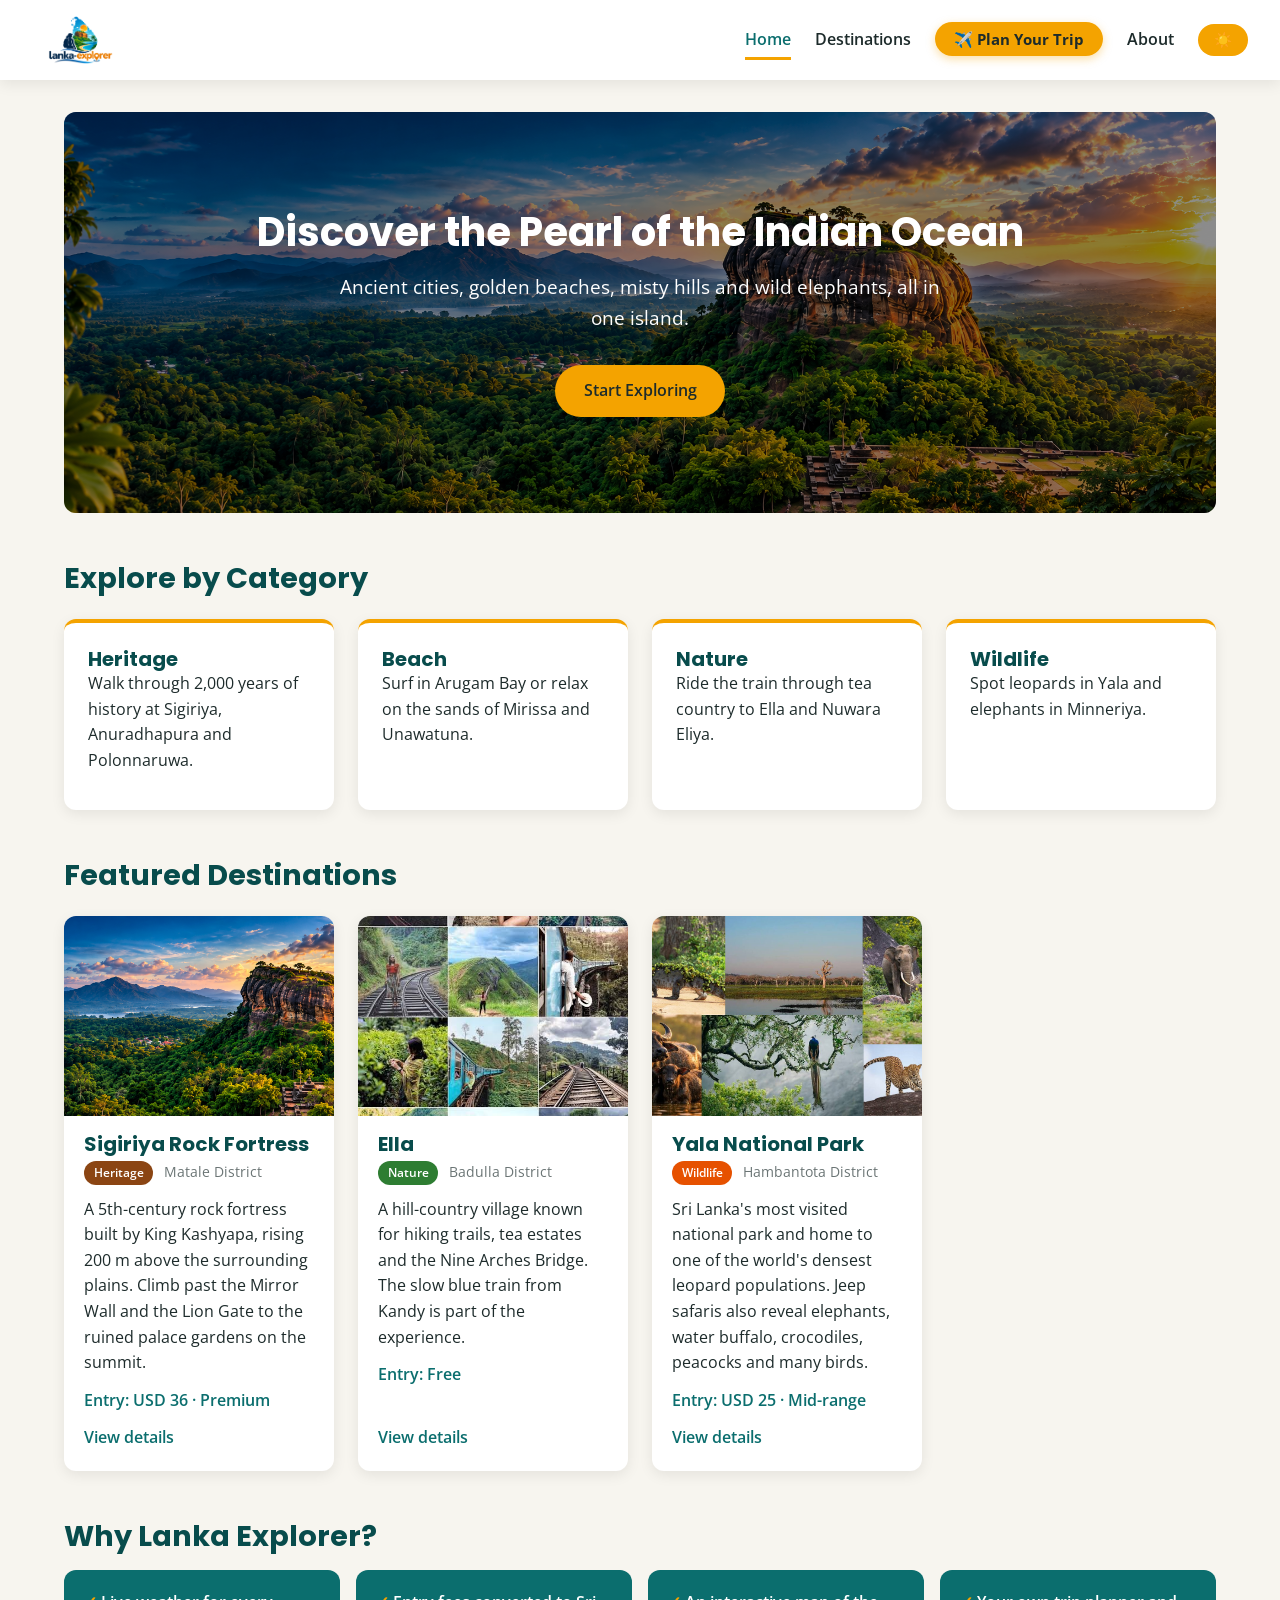
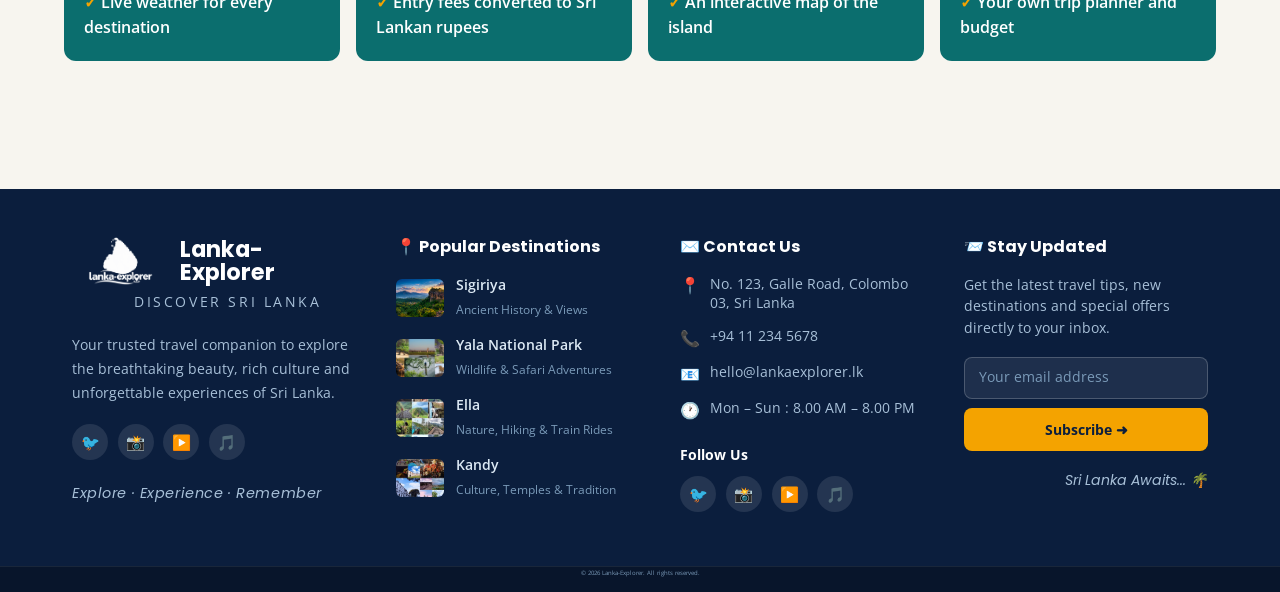
<file: index.html>
<!DOCTYPE html>
<html lang="en">
<head>
  <meta charset="UTF-8">
  <meta name="viewport" content="width=device-width, initial-scale=1.0">
  <meta name="description" content="Lanka Explorer helps travellers discover and plan trips around Sri Lanka.">
  <title>Lanka Explorer | Home</title>
  <link rel="preconnect" href="https://fonts.googleapis.com">
  <link rel="preconnect" href="https://fonts.gstatic.com" crossorigin>
  <link href="https://fonts.googleapis.com/css2?family=Open+Sans:wght@400;600&family=Poppins:wght@600;700&display=swap" rel="stylesheet">
  <link rel="stylesheet" href="css/style.css">
</head>
<body>

  <header>
    <a href="index.html" class="logo">
      <img src="images/Logo.png" alt="Lanka Explorer Logo" class="logo-img">
    </a>
    <button class="menu-toggle" type="button" aria-label="Open menu" aria-expanded="false">&#9776;</button>
    <nav>
      <ul>
        <li><a href="index.html" class="active">Home</a></li>
        <li><a href="destinations.html">Destinations</a></li>
        <li><a href="trip.html" class="trip-btn">✈️ Plan Your Trip</a></li>
        <li><a href="about.html">About</a></li>
        <li><button class="theme-toggle" type="button" aria-label="Switch to dark mode" title="Switch to dark mode">☀️</button></li>
      </ul>
    </nav>
  </header>

  <main>
    <!-- Hero banner -->
    <section id="hero">
      <!-- Slideshow background layers -->
      <div class="hero-slides">
        <div class="hero-slide active" style="background-image: url('images/sigiriya.png')"></div>
        <div class="hero-slide" style="background-image: url('images/1.jpg')"></div>
        <div class="hero-slide" style="background-image: url('images/2.jpg')"></div>
        <div class="hero-slide" style="background-image: url('images/3.jpg')"></div>
        <div class="hero-slide" style="background-image: url('images/4.jpg')"></div>
      </div>
      <!-- Overlay + content -->
      <div class="hero-overlay"></div>
      <div class="hero-content">
        <h1>Discover the Pearl of the Indian Ocean</h1>
        <p>Ancient cities, golden beaches, misty hills and wild elephants, all in one island.</p>
        <a href="destinations.html" class="btn">Start Exploring</a>
      </div>
    </section>

    <!-- Category highlights -->
    <section id="categories">
      <h2>Explore by Category</h2>
      <article>
        <h3>Heritage</h3>
        <p>Walk through 2,000 years of history at Sigiriya, Anuradhapura and Polonnaruwa.</p>
      </article>
      <article>
        <h3>Beach</h3>
        <p>Surf in Arugam Bay or relax on the sands of Mirissa and Unawatuna.</p>
      </article>
      <article>
        <h3>Nature</h3>
        <p>Ride the train through tea country to Ella and Nuwara Eliya.</p>
      </article>
      <article>
        <h3>Wildlife</h3>
        <p>Spot leopards in Yala and elephants in Minneriya.</p>
      </article>
    </section>

    <!-- Featured destinations (generated by JavaScript from data/destinations.json) -->
    <section id="featured">
      <h2>Featured Destinations</h2>
    </section>

    <!-- Why travel with us -->
    <section id="why-us">
      <h2>Why Lanka Explorer?</h2>
      <ul>
        <li>Live weather for every destination</li>
        <li>Entry fees converted to Sri Lankan rupees</li>
        <li>An interactive map of the island</li>
        <li>Your own trip planner and budget</li>
      </ul>
    </section>
  </main>

  <footer>
    <div class="footer-main">

      <!-- Column 1: Brand -->
      <div class="footer-brand">
        <a href="index.html" class="footer-logo">
          <img src="images/Logo.png" alt="Lanka Explorer Logo">
          <span class="footer-logo-text">Lanka-Explorer</span>
        </a>
        <p class="footer-tagline">Discover Sri Lanka</p>
        <p>Your trusted travel companion to explore the breathtaking beauty, rich culture and unforgettable experiences of Sri Lanka.</p>
        <div class="footer-social">
          <a href="#" aria-label="Facebook">&#x1F426;</a>
          <a href="#" aria-label="Instagram">📸</a>
          <a href="#" aria-label="YouTube">▶️</a>
          <a href="#" aria-label="TikTok">🎵</a>
        </div>
        <p class="footer-slogan">Explore · Experience · Remember</p>
      </div>

      <!-- Column 2: Popular Destinations -->
      <div class="footer-col">
        <h3>📍 Popular Destinations</h3>
        <ul class="footer-dest-list">
          <li>
            <a href="details.html?id=1">
              <img src="images/sigiriya.png" alt="Sigiriya">
              <div class="dest-info">
                <strong>Sigiriya</strong>
                <span>Ancient History &amp; Views</span>
              </div>
            </a>
          </li>
          <li>
            <a href="destinations.html">
              <img src="images/yala.jpg" alt="Yala">
              <div class="dest-info">
                <strong>Yala National Park</strong>
                <span>Wildlife &amp; Safari Adventures</span>
              </div>
            </a>
          </li>
          <li>
            <a href="destinations.html">
              <img src="images/ella.jpg" alt="Ella">
              <div class="dest-info">
                <strong>Ella</strong>
                <span>Nature, Hiking &amp; Train Rides</span>
              </div>
            </a>
          </li>
          <li>
            <a href="destinations.html">
              <img src="images/kandy.jpg" alt="Kandy">
              <div class="dest-info">
                <strong>Kandy</strong>
                <span>Culture, Temples &amp; Tradition</span>
              </div>
            </a>
          </li>
        </ul>
      </div>

      <!-- Column 3: Contact -->
      <div class="footer-col">
        <h3>✉️ Contact Us</h3>
        <ul class="footer-contact-list">
          <li><span class="icon">📍</span> No. 123, Galle Road, Colombo 03, Sri Lanka</li>
          <li><span class="icon">📞</span> +94 11 234 5678</li>
          <li><span class="icon">📧</span> <a href="mailto:hello@lankaexplorer.lk">hello@lankaexplorer.lk</a></li>
          <li><span class="icon">🕐</span> Mon – Sun : 8.00 AM – 8.00 PM</li>
        </ul>
        <div class="footer-follow">
          <h4>Follow Us</h4>
          <div class="footer-social">
            <a href="#" aria-label="Facebook">&#x1F426;</a>
            <a href="#" aria-label="Instagram">📸</a>
            <a href="#" aria-label="YouTube">▶️</a>
            <a href="#" aria-label="TikTok">🎵</a>
          </div>
        </div>
      </div>

      <!-- Column 4: Stay Updated -->
      <div class="footer-col footer-subscribe">
        <h3>📨 Stay Updated</h3>
        <p>Get the latest travel tips, new destinations and special offers directly to your inbox.</p>
        <form class="footer-email-form" onsubmit="return false;">
          <input type="email" placeholder="Your email address">
          <button type="submit">Subscribe ➜</button>
        </form>
        <p class="footer-await">Sri Lanka Awaits... 🌴</p>
      </div>

    </div>

    <div class="footer-bottom">
      <p>&copy; 2026 Lanka-Explorer. All rights reserved.</p>
    </div>
  </footer>

  <script src="js/app.js?v=2"></script>
</body>
</html>
</file>
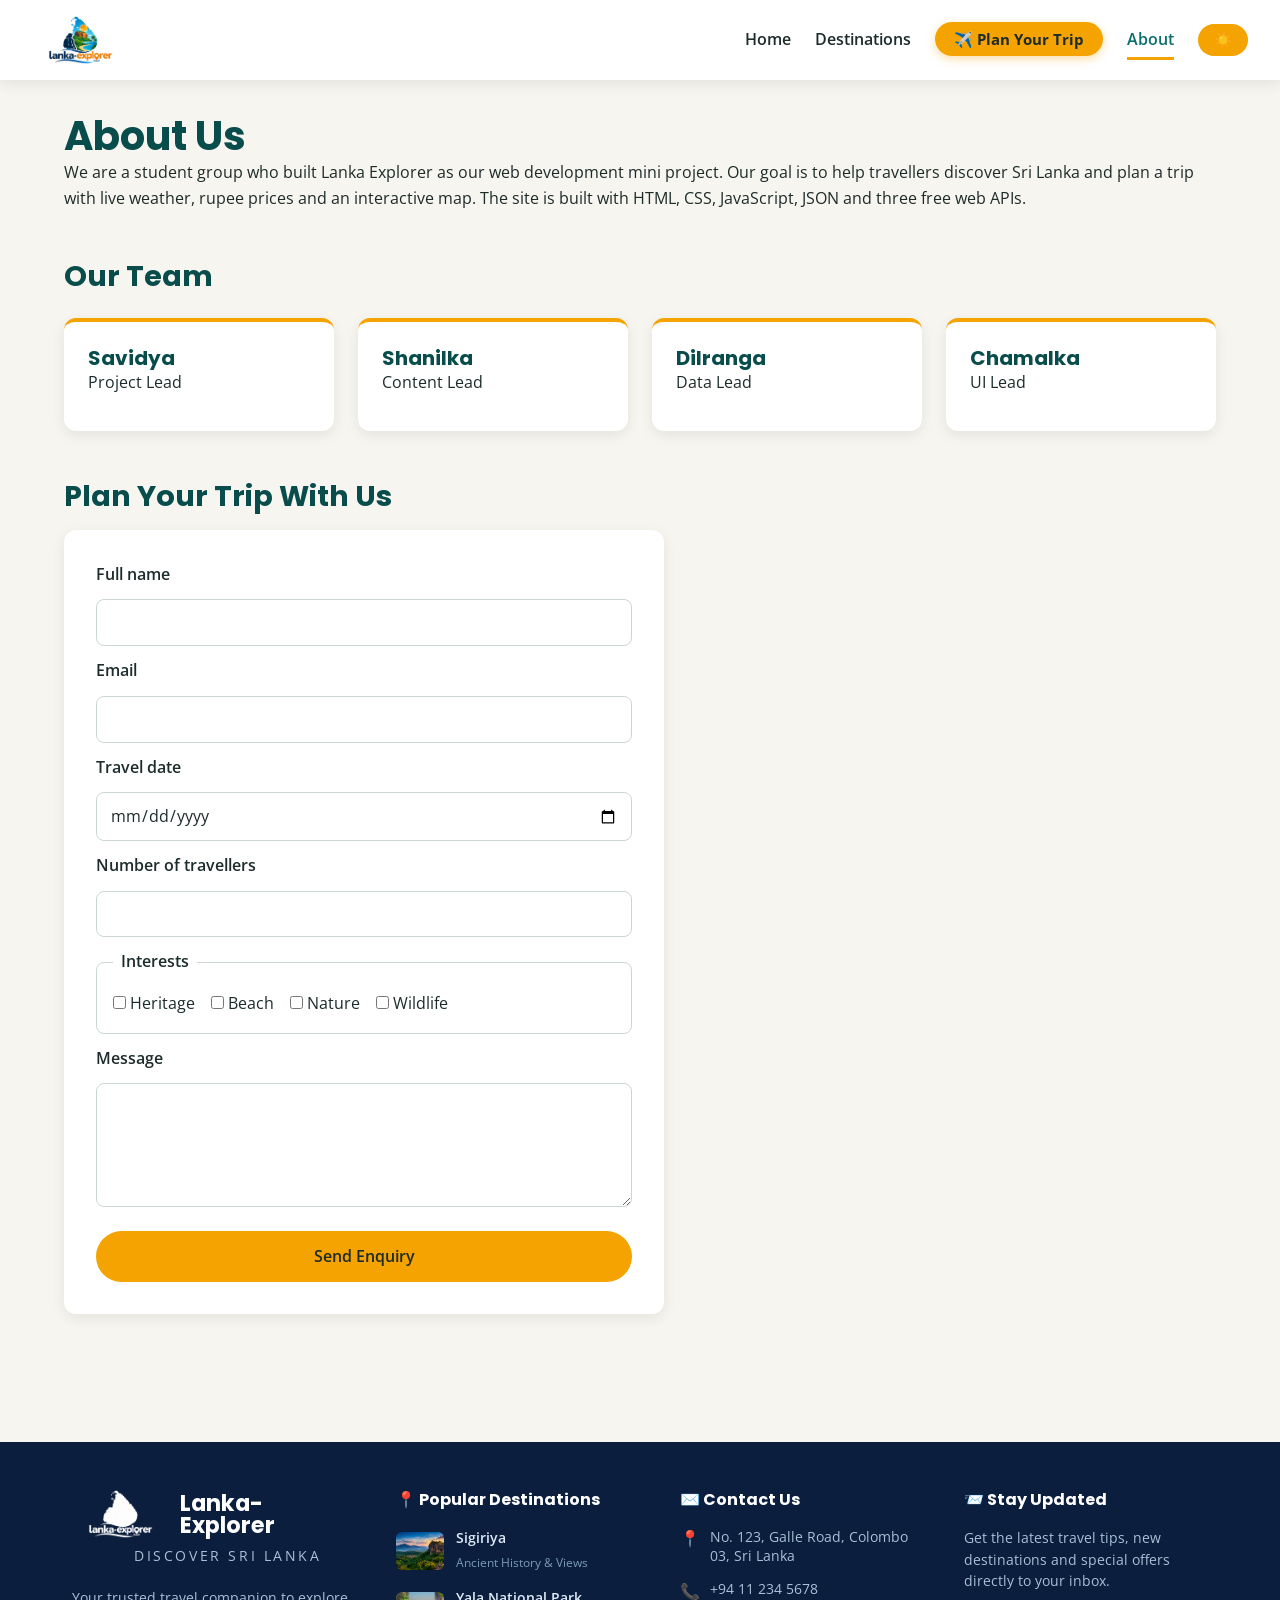
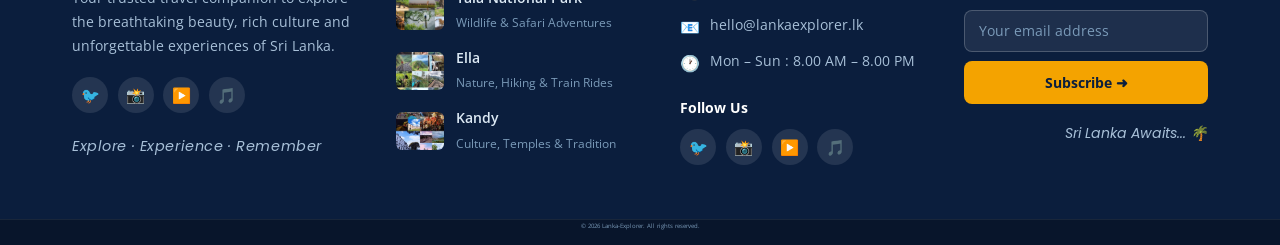
<file: about.html>
<!DOCTYPE html>
<html lang="en">
<head>
  <meta charset="UTF-8">
  <meta name="viewport" content="width=device-width, initial-scale=1.0">
  <meta name="description" content="Meet the Lanka Explorer team and send us a trip enquiry.">
  <title>Lanka Explorer | About</title>
  <link rel="preconnect" href="https://fonts.googleapis.com">
  <link rel="preconnect" href="https://fonts.gstatic.com" crossorigin>
  <link href="https://fonts.googleapis.com/css2?family=Open+Sans:wght@400;600&family=Poppins:wght@600;700&display=swap" rel="stylesheet">
  <link rel="stylesheet" href="css/style.css">
</head>
<body>

  <header>
    <a href="index.html" class="logo">
      <img src="images/Logo.png" alt="Lanka Explorer Logo" class="logo-img">
    </a>
    <button class="menu-toggle" type="button" aria-label="Open menu" aria-expanded="false">&#9776;</button>
    <nav>
      <ul>
        <li><a href="index.html">Home</a></li>
        <li><a href="destinations.html">Destinations</a></li>
        <li><a href="trip.html" class="trip-btn">✈️ Plan Your Trip</a></li>
        <li><a href="about.html" class="active">About</a></li>
        <li><button class="theme-toggle" type="button" aria-label="Switch to dark mode" title="Switch to dark mode">☀️</button></li>
      </ul>
    </nav>
  </header>

  <main>
    <section>
      <h1>About Us</h1>
      <p>We are a student group who built Lanka Explorer as our web development mini project. Our goal is to help travellers discover Sri Lanka and plan a trip with live weather, rupee prices and an interactive map. The site is built with HTML, CSS, JavaScript, JSON and three free web APIs.</p>
    </section>

    <section id="team">
      <h2>Our Team</h2>
      <article>
        <h3>Savidya</h3>
        <p>Project Lead</p>
      </article>
      <article>
        <h3>Shanilka</h3>
        <p>Content Lead</p>
      </article>
      <article>
        <h3>Dilranga</h3>
        <p>Data Lead</p>
      </article>
      <article>
        <h3>Chamalka</h3>
        <p>UI Lead</p>
      </article>
    </section>

    <section id="enquiry">
      <h2>Plan Your Trip With Us</h2>
      <form id="enquiry-form" novalidate>
        <label for="name">Full name</label>
        <input type="text" id="name" name="name" required>

        <label for="email">Email</label>
        <input type="email" id="email" name="email" required>

        <label for="date">Travel date</label>
        <input type="date" id="date" name="date">

        <label for="people">Number of travellers</label>
        <input type="number" id="people" name="people" min="1" max="20">

        <fieldset>
          <legend>Interests</legend>
          <label><input type="checkbox" name="interest" value="Heritage"> Heritage</label>
          <label><input type="checkbox" name="interest" value="Beach"> Beach</label>
          <label><input type="checkbox" name="interest" value="Nature"> Nature</label>
          <label><input type="checkbox" name="interest" value="Wildlife"> Wildlife</label>
        </fieldset>

        <label for="message">Message</label>
        <textarea id="message" name="message" rows="4"></textarea>

        <div id="form-message" role="alert"></div>
        <button type="submit">Send Enquiry</button>
      </form>
    </section>
  </main>

  <footer>
    <div class="footer-main">

      <!-- Column 1: Brand -->
      <div class="footer-brand">
        <a href="index.html" class="footer-logo">
          <img src="images/Logo.png" alt="Lanka Explorer Logo">
          <span class="footer-logo-text">Lanka-Explorer</span>
        </a>
        <p class="footer-tagline">Discover Sri Lanka</p>
        <p>Your trusted travel companion to explore the breathtaking beauty, rich culture and unforgettable experiences of Sri Lanka.</p>
        <div class="footer-social">
          <a href="#" aria-label="Facebook">&#x1F426;</a>
          <a href="#" aria-label="Instagram">📸</a>
          <a href="#" aria-label="YouTube">▶️</a>
          <a href="#" aria-label="TikTok">🎵</a>
        </div>
        <p class="footer-slogan">Explore · Experience · Remember</p>
      </div>

      <!-- Column 2: Popular Destinations -->
      <div class="footer-col">
        <h3>📍 Popular Destinations</h3>
        <ul class="footer-dest-list">
          <li>
            <a href="details.html?id=1">
              <img src="images/sigiriya.png" alt="Sigiriya">
              <div class="dest-info">
                <strong>Sigiriya</strong>
                <span>Ancient History &amp; Views</span>
              </div>
            </a>
          </li>
          <li>
            <a href="destinations.html">
              <img src="images/yala.jpg" alt="Yala">
              <div class="dest-info">
                <strong>Yala National Park</strong>
                <span>Wildlife &amp; Safari Adventures</span>
              </div>
            </a>
          </li>
          <li>
            <a href="destinations.html">
              <img src="images/ella.jpg" alt="Ella">
              <div class="dest-info">
                <strong>Ella</strong>
                <span>Nature, Hiking &amp; Train Rides</span>
              </div>
            </a>
          </li>
          <li>
            <a href="destinations.html">
              <img src="images/kandy.jpg" alt="Kandy">
              <div class="dest-info">
                <strong>Kandy</strong>
                <span>Culture, Temples &amp; Tradition</span>
              </div>
            </a>
          </li>
        </ul>
      </div>

      <!-- Column 3: Contact -->
      <div class="footer-col">
        <h3>✉️ Contact Us</h3>
        <ul class="footer-contact-list">
          <li><span class="icon">📍</span> No. 123, Galle Road, Colombo 03, Sri Lanka</li>
          <li><span class="icon">📞</span> +94 11 234 5678</li>
          <li><span class="icon">📧</span> <a href="mailto:hello@lankaexplorer.lk">hello@lankaexplorer.lk</a></li>
          <li><span class="icon">🕐</span> Mon – Sun : 8.00 AM – 8.00 PM</li>
        </ul>
        <div class="footer-follow">
          <h4>Follow Us</h4>
          <div class="footer-social">
            <a href="#" aria-label="Facebook">&#x1F426;</a>
            <a href="#" aria-label="Instagram">📸</a>
            <a href="#" aria-label="YouTube">▶️</a>
            <a href="#" aria-label="TikTok">🎵</a>
          </div>
        </div>
      </div>

      <!-- Column 4: Stay Updated -->
      <div class="footer-col footer-subscribe">
        <h3>📨 Stay Updated</h3>
        <p>Get the latest travel tips, new destinations and special offers directly to your inbox.</p>
        <form class="footer-email-form" onsubmit="return false;">
          <input type="email" placeholder="Your email address">
          <button type="submit">Subscribe ➜</button>
        </form>
        <p class="footer-await">Sri Lanka Awaits... 🌴</p>
      </div>

    </div>

    <div class="footer-bottom">
      <p>&copy; 2026 Lanka-Explorer. All rights reserved.</p>
    </div>
  </footer>

  <script src="js/app.js"></script>
</body>
</html>
</file>
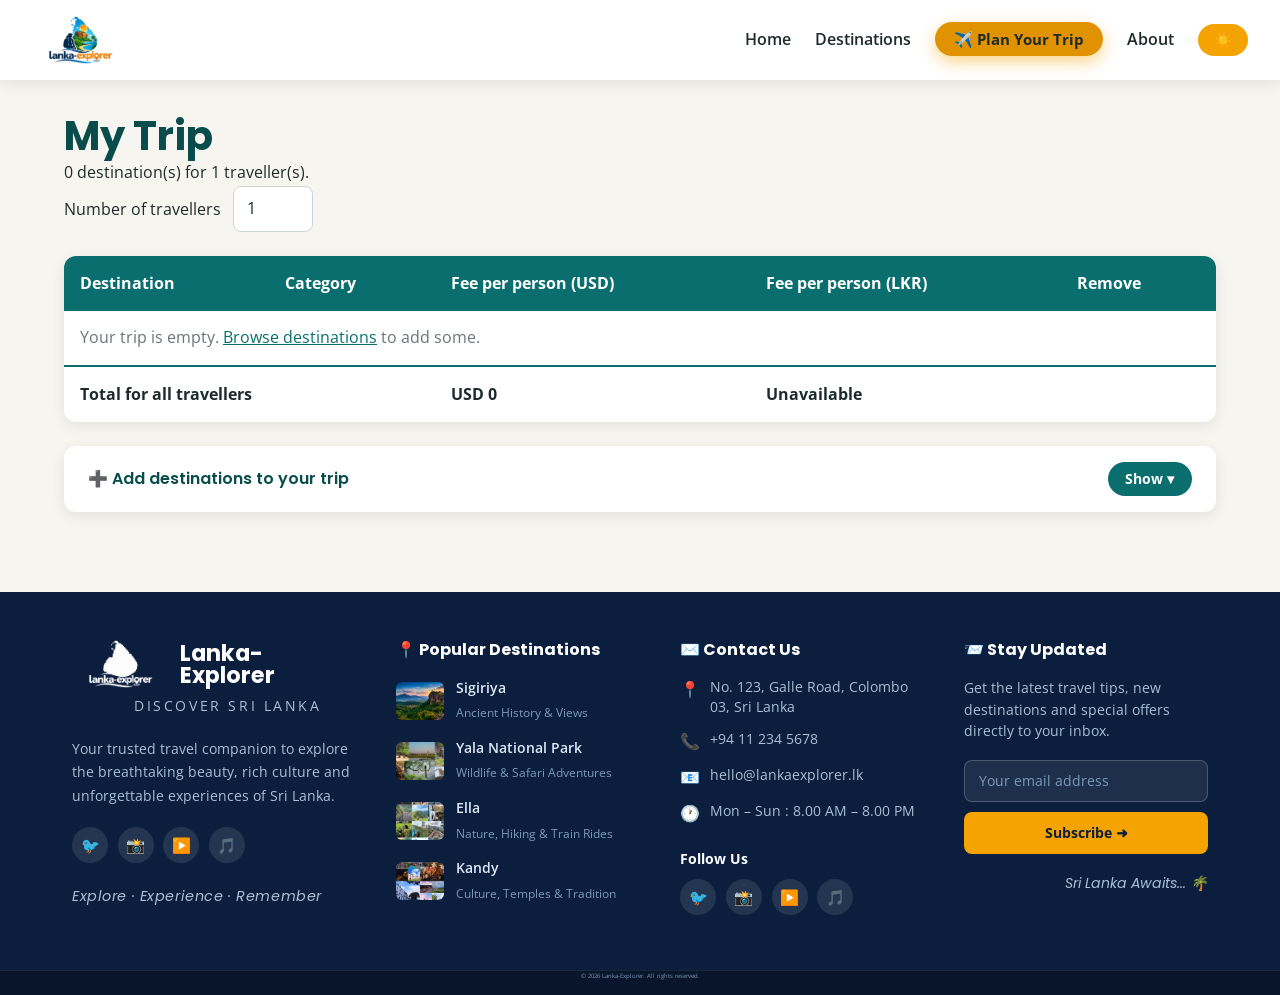
<file: trip.html>
<!DOCTYPE html>
<html lang="en">
<head>
  <meta charset="UTF-8">
  <meta name="viewport" content="width=device-width, initial-scale=1.0">
  <meta name="description" content="Plan your Sri Lanka trip and see the total entry cost in USD and rupees.">
  <title>Lanka Explorer | My Trip</title>
  <link rel="preconnect" href="https://fonts.googleapis.com">
  <link rel="preconnect" href="https://fonts.gstatic.com" crossorigin>
  <link href="https://fonts.googleapis.com/css2?family=Open+Sans:wght@400;600&family=Poppins:wght@600;700&display=swap" rel="stylesheet">
  <link rel="stylesheet" href="css/style.css">
</head>
<body>

  <header>
    <a href="index.html" class="logo">
      <img src="images/Logo.png" alt="Lanka Explorer Logo" class="logo-img">
    </a>
    <button class="menu-toggle" type="button" aria-label="Open menu" aria-expanded="false">&#9776;</button>
    <nav>
      <ul>
        <li><a href="index.html">Home</a></li>
        <li><a href="destinations.html">Destinations</a></li>
        <li><a href="trip.html" class="trip-btn active">✈️ Plan Your Trip</a></li>
        <li><a href="about.html">About</a></li>
        <li><button class="theme-toggle" type="button" aria-label="Switch to dark mode" title="Switch to dark mode">☀️</button></li>
      </ul>
    </nav>
  </header>

  <main>
    <h1>My Trip</h1>
    <div id="trip-summary"></div>

    <label for="travellers">Number of travellers</label>
    <input type="number" id="travellers" min="1" max="20" value="1">

    <table id="trip-table">
      <thead>
        <tr>
          <th>Destination</th>
          <th>Category</th>
          <th>Fee per person (USD)</th>
          <th>Fee per person (LKR)</th>
          <th>Remove</th>
        </tr>
      </thead>
      <tbody>
        <!-- Rows are created by JavaScript -->
      </tbody>
      <tfoot>
        <tr>
          <td colspan="2">Total for all travellers</td>
          <td id="total-usd">USD 0</td>
          <td id="total-lkr">Rs. 0</td>
          <td></td>
        </tr>
      </tfoot>
    </table>

    <button id="clear-trip" type="button">Clear trip</button>

    <!-- Add Destination Panel — below the table -->
    <div id="add-dest-panel">
      <div id="add-dest-header">
        <span id="add-dest-title">➕ Add destinations to your trip</span>
        <button type="button" id="add-dest-toggle" aria-expanded="false">Show ▾</button>
      </div>
      <div id="dest-grid" hidden>
        <!-- Destination cards rendered by JavaScript -->
      </div>
    </div>
  </main>

  <footer>
    <div class="footer-main">

      <!-- Column 1: Brand -->
      <div class="footer-brand">
        <a href="index.html" class="footer-logo">
          <img src="images/Logo.png" alt="Lanka Explorer Logo">
          <span class="footer-logo-text">Lanka-Explorer</span>
        </a>
        <p class="footer-tagline">Discover Sri Lanka</p>
        <p>Your trusted travel companion to explore the breathtaking beauty, rich culture and unforgettable experiences of Sri Lanka.</p>
        <div class="footer-social">
          <a href="#" aria-label="Facebook">&#x1F426;</a>
          <a href="#" aria-label="Instagram">📸</a>
          <a href="#" aria-label="YouTube">▶️</a>
          <a href="#" aria-label="TikTok">🎵</a>
        </div>
        <p class="footer-slogan">Explore · Experience · Remember</p>
      </div>

      <!-- Column 2: Popular Destinations -->
      <div class="footer-col">
        <h3>📍 Popular Destinations</h3>
        <ul class="footer-dest-list">
          <li>
            <a href="details.html?id=1">
              <img src="images/sigiriya.png" alt="Sigiriya">
              <div class="dest-info">
                <strong>Sigiriya</strong>
                <span>Ancient History &amp; Views</span>
              </div>
            </a>
          </li>
          <li>
            <a href="destinations.html">
              <img src="images/yala.jpg" alt="Yala">
              <div class="dest-info">
                <strong>Yala National Park</strong>
                <span>Wildlife &amp; Safari Adventures</span>
              </div>
            </a>
          </li>
          <li>
            <a href="destinations.html">
              <img src="images/ella.jpg" alt="Ella">
              <div class="dest-info">
                <strong>Ella</strong>
                <span>Nature, Hiking &amp; Train Rides</span>
              </div>
            </a>
          </li>
          <li>
            <a href="destinations.html">
              <img src="images/kandy.jpg" alt="Kandy">
              <div class="dest-info">
                <strong>Kandy</strong>
                <span>Culture, Temples &amp; Tradition</span>
              </div>
            </a>
          </li>
        </ul>
      </div>

      <!-- Column 3: Contact -->
      <div class="footer-col">
        <h3>✉️ Contact Us</h3>
        <ul class="footer-contact-list">
          <li><span class="icon">📍</span> No. 123, Galle Road, Colombo 03, Sri Lanka</li>
          <li><span class="icon">📞</span> +94 11 234 5678</li>
          <li><span class="icon">📧</span> <a href="mailto:hello@lankaexplorer.lk">hello@lankaexplorer.lk</a></li>
          <li><span class="icon">🕐</span> Mon – Sun : 8.00 AM – 8.00 PM</li>
        </ul>
        <div class="footer-follow">
          <h4>Follow Us</h4>
          <div class="footer-social">
            <a href="#" aria-label="Facebook">&#x1F426;</a>
            <a href="#" aria-label="Instagram">📸</a>
            <a href="#" aria-label="YouTube">▶️</a>
            <a href="#" aria-label="TikTok">🎵</a>
          </div>
        </div>
      </div>

      <!-- Column 4: Stay Updated -->
      <div class="footer-col footer-subscribe">
        <h3>📨 Stay Updated</h3>
        <p>Get the latest travel tips, new destinations and special offers directly to your inbox.</p>
        <form class="footer-email-form" onsubmit="return false;">
          <input type="email" placeholder="Your email address">
          <button type="submit">Subscribe ➜</button>
        </form>
        <p class="footer-await">Sri Lanka Awaits... 🌴</p>
      </div>

    </div>

    <div class="footer-bottom">
      <p>&copy; 2026 Lanka-Explorer. All rights reserved.</p>
    </div>
  </footer>

  <script src="js/app.js"></script>
</body>
</html>
</file>
<file: css/style.css>
/* ===== 1. THEME VARIABLES ===== */
:root {
  --primary: #0b6e6e;       /* ocean teal */
  --primary-dark: #084c4c;
  --accent: #f4a300;        /* saffron gold */
  --dark: #1d2b2b;
  --light: #f7f5ef;         /* sand */
  --white: #ffffff;
  --grey: #6b7575;
  --radius: 12px;
  --shadow: 0 4px 14px rgba(0, 0, 0, 0.08);
  --max-width: 1200px;
}

/* ===== 2. RESET ===== */
*,
*::before,
*::after {
  box-sizing: border-box;
  margin: 0;
  padding: 0;
}

/* ===== 3. BASE STYLES ===== */
html {
  scroll-behavior: smooth;
}

body {
  font-family: 'Open Sans', sans-serif;
  color: var(--dark);
  background: var(--light);
  line-height: 1.6;
}

/* The hidden attribute must win over rules such as button { display: inline-block } */
[hidden] {
  display: none !important;
}

h1, h2, h3 {
  font-family: 'Poppins', sans-serif;
  color: var(--primary-dark);
  line-height: 1.2;
}

h1 { font-size: 2.5rem; }
h2 { font-size: 1.8rem; margin-bottom: 1rem; }
h3 { font-size: 1.25rem; }

p { margin-bottom: 0.75rem; }

a { color: var(--primary); }

img {
  max-width: 100%;
  display: block;
}

main {
  max-width: var(--max-width);
  margin: 0 auto;
  padding: 2rem 1.5rem;
}

section {
  margin-bottom: 3rem;
}

/* ===== 4. HEADER & NAVIGATION ===== */
header {
  display: flex;
  justify-content: space-between;
  align-items: center;
  padding: 1rem 2rem;
  background: var(--white);
  box-shadow: var(--shadow);
  position: sticky;
  top: 0;
  z-index: 100;
}

.logo {
  text-decoration: none;
  display: flex;
  align-items: center;
}

.logo-img {
  height: 48px;
  width: auto;
  object-fit: contain;
}

nav ul {
  list-style: none;
  display: flex;
  align-items: center;
  gap: 1.5rem;
}

nav a {
  color: var(--dark);
  font-weight: 600;
  text-decoration: none;
  padding: 0.4rem 0;
  border-bottom: 3px solid transparent;
}

nav a:hover,
nav a.active {
  color: var(--primary);
  border-bottom-color: var(--accent);
}

/* ===== Plan Your Trip pill button ===== */
nav a.trip-btn {
  background: var(--accent);
  color: #1d2b2b;
  border: none;
  border-bottom: none;
  border-radius: 50px;
  padding: 0.45rem 1.2rem;
  font-weight: 700;
  font-size: 0.95rem;
  transition: background 0.2s ease, transform 0.15s ease, box-shadow 0.2s ease;
  box-shadow: 0 3px 10px rgba(244, 163, 0, 0.35);
  white-space: nowrap;
}

nav a.trip-btn:hover,
nav a.trip-btn.active {
  background: #e09200;
  color: #1d2b2b;
  border-bottom: none;
  transform: translateY(-2px);
  box-shadow: 0 6px 16px rgba(244, 163, 0, 0.45);
}

/* Dark mode overrides */
body.dark nav a.trip-btn {
  background: var(--accent);
  color: #1d2b2b;
  box-shadow: 0 3px 10px rgba(246, 185, 59, 0.4);
}

body.dark nav a.trip-btn:hover,
body.dark nav a.trip-btn.active {
  background: #e0a800;
  color: #1d2b2b;
  border-bottom: none;
}

.menu-toggle {
  display: none;   /* hidden on large screens; shown in the responsive section */
}

/* ===== 5. HERO & BUTTONS ===== */
#hero {
  position: relative;
  color: var(--white);
  text-align: center;
  padding: 6rem 1.5rem;
  border-radius: var(--radius);
  overflow: hidden;
}

/* Slide layers — stacked behind content */
.hero-slides {
  position: absolute;
  inset: 0;
  z-index: 0;
}

.hero-slide {
  position: absolute;
  inset: 0;
  background-size: cover;
  background-position: center;
  background-repeat: no-repeat;
  opacity: 0;
  z-index: 0;
  transition: opacity 1.5s ease-in-out;
}

.hero-slide.active {
  opacity: 1;
  z-index: 1;
}

/* Dark overlay on top of slides */
.hero-overlay {
  position: absolute;
  inset: 0;
  background: rgba(0, 0, 0, 0.45);
  z-index: 1;
}

/* Text + button above overlay */
.hero-content {
  position: relative;
  z-index: 2;
}

#hero h1 {
  color: var(--white);
  margin-bottom: 1rem;
}

#hero p {
  font-size: 1.2rem;
  max-width: 600px;
  margin: 0 auto 2rem;
}

.btn,
button {
  display: inline-block;
  background: var(--accent);
  color: var(--dark);
  padding: 0.8rem 1.8rem;
  border: none;
  border-radius: 50px;
  font: inherit;
  font-weight: 600;
  text-decoration: none;
  cursor: pointer;
}

/* ===== 6. WHY US ===== */
#why-us ul {
  list-style: none;
  display: grid;
  grid-template-columns: repeat(auto-fit, minmax(220px, 1fr));
  gap: 1rem;
}

#why-us li {
  background: var(--primary);
  color: var(--white);
  padding: 1.25rem;
  border-radius: var(--radius);
  font-weight: 600;
}

#why-us li::before {
  content: "\2713  ";   /* tick symbol */
  color: var(--accent);
}

/* ===== 7. CARD GRIDS ===== */
#categories,
#featured,
#destination-list,
#team {
  display: grid;
  grid-template-columns: repeat(auto-fit, minmax(250px, 1fr));
  gap: 1.5rem;
}

/* Headings inside a grid section span the full width */
#categories h2,
#featured h2,
#team h2 {
  grid-column: 1 / -1;
  margin-bottom: 0;
}

/* ===== 8. CARDS ===== */
.card,
#categories article,
#team article {
  background: var(--white);
  border-radius: var(--radius);
  box-shadow: var(--shadow);
  overflow: hidden;
}

#categories article,
#team article {
  padding: 1.5rem;
  border-top: 4px solid var(--accent);
}

.card {
  display: flex;
  flex-direction: column;
}

.card img {
  width: 100%;
  height: 200px;
  object-fit: cover;
}

.card > *:not(img) {
  padding-inline: 1.25rem;
}

.card h3 {
  padding-top: 1rem;
  margin-bottom: 0.25rem;
}

.meta {
  color: var(--grey);
  font-size: 0.9rem;
}

.fee {
  color: var(--primary);
  font-weight: 600;
}

.card a {
  margin-top: auto;          /* pushes the link to the bottom */
  padding-bottom: 1.25rem;
  font-weight: 600;
  text-decoration: none;
}

/* ===== 9. FORM FIELDS & SEARCH CONTROLS ===== */
input,
select,
textarea {
  font: inherit;
  padding: 0.6rem 0.8rem;
  border: 1px solid #ccd5d5;
  border-radius: 8px;
  background: var(--white);
  color: var(--dark);
}

input:focus,
select:focus,
textarea:focus {
  outline: 2px solid var(--primary);
  border-color: var(--primary);
}

#page-title {
  text-align: center;
}

#controls {
  display: flex;
  flex-wrap: wrap;
  align-items: center;
  gap: 1rem;
  background: var(--white);
  padding: 1.25rem;
  border-radius: var(--radius);
  box-shadow: var(--shadow);
}

#controls label {
  font-weight: 600;
}

#result-count {
  color: var(--grey);
  margin: 1.5rem 0 1rem;
}

/* ===== 10. DETAILS PAGE ===== */
#destination {
  background: var(--white);
  border-radius: var(--radius);
  box-shadow: var(--shadow);
  overflow: hidden;
  margin-bottom: 2rem;
}

/* contain (not cover) so the whole photo collage stays visible */
#destination img {
  width: 100%;
  height: 400px;
  object-fit: contain;
  background: #0e1616;
}

#destination > *:not(img) {
  padding-inline: 2rem;
}

#destination h1 {
  padding-top: 1.5rem;
}

#destination ul {
  list-style: none;
  padding-bottom: 1.5rem;
}

#destination li {
  padding: 0.5rem 0;
  border-bottom: 1px solid #eeeeee;
}

/* Placeholders that JavaScript fills in */
#weather,
#map {
  background: var(--white);
  border: 2px dashed var(--primary);
  border-radius: var(--radius);
  padding: 2rem;
  text-align: center;
  color: var(--grey);
}

#map {
  height: 350px;   /* the map library needs a fixed height */
}

/* ===== 11. TRIP TABLE ===== */

/* ---- Add destination panel ---- */
#add-dest-panel {
  background: var(--white);
  border-radius: var(--radius);
  box-shadow: var(--shadow);
  margin-top: 1.5rem;
  overflow: hidden;
}

#add-dest-header {
  display: flex;
  justify-content: space-between;
  align-items: center;
  padding: 1rem 1.5rem;
  cursor: pointer;
}

#add-dest-title {
  font-family: 'Poppins', sans-serif;
  font-weight: 600;
  font-size: 1rem;
  color: var(--primary-dark);
}

#add-dest-toggle {
  background: var(--primary);
  color: var(--white);
  padding: 0.4rem 1.1rem;
  border-radius: 50px;
  font-size: 0.85rem;
  font-weight: 700;
  transition: background 0.2s;
}

#add-dest-toggle:hover {
  background: var(--primary-dark);
}

/* Destination card grid */
#dest-grid {
  display: grid;
  grid-template-columns: repeat(auto-fill, minmax(180px, 1fr));
  gap: 0.75rem;
  padding: 0 1.5rem 1.5rem;
}

/* Each selectable destination card */
.dest-pick-card {
  display: flex;
  flex-direction: column;
  align-items: center;
  gap: 0.5rem;
  padding: 0.85rem 0.75rem;
  border: 2px solid #d8e4e4;
  border-radius: var(--radius);
  background: var(--light);
  cursor: pointer;
  transition: border-color 0.2s, box-shadow 0.2s, background 0.2s;
  text-align: center;
  user-select: none;
}

.dest-pick-card:hover {
  border-color: var(--primary);
  box-shadow: 0 4px 12px rgba(11,110,110,0.12);
}

.dest-pick-card.selected {
  border-color: var(--primary);
  background: #e6f4f4;
  box-shadow: 0 4px 12px rgba(11,110,110,0.18);
}

.dest-pick-card img {
  width: 100%;
  height: 80px;
  object-fit: cover;
  border-radius: 8px;
}

.dest-pick-card .pick-name {
  font-weight: 700;
  font-size: 0.88rem;
  color: var(--primary-dark);
  line-height: 1.2;
}

.dest-pick-card .pick-cat {
  font-size: 0.78rem;
  color: var(--grey);
}

.dest-pick-card .pick-check {
  font-size: 1.1rem;
  color: var(--primary);
  font-weight: 700;
  min-height: 1.3rem;
}

/* "Add selected" button row */
#add-selected-row {
  display: flex;
  justify-content: flex-end;
  padding: 0 1.5rem 1.25rem;
}

#add-selected-btn {
  background: var(--primary);
  color: var(--white);
  padding: 0.6rem 1.6rem;
  border-radius: 50px;
  font-weight: 700;
  font-size: 0.95rem;
  transition: background 0.2s, transform 0.15s;
}

#add-selected-btn:hover {
  background: var(--primary-dark);
  transform: translateY(-1px);
}

#add-selected-btn:disabled {
  background: #a0b8b8;
  cursor: not-allowed;
  transform: none;
}

#trip-table {
  width: 100%;
  border-collapse: collapse;
  background: var(--white);
  border-radius: var(--radius);
  box-shadow: var(--shadow);
  overflow: hidden;
  margin: 1.5rem 0;
}

#trip-table th,
#trip-table td {
  padding: 0.9rem 1rem;
  text-align: left;
}

#trip-table thead {
  background: var(--primary);
  color: var(--white);
}

#trip-table tbody tr:nth-child(even) {
  background: var(--light);
}

#trip-table tfoot {
  font-weight: 700;
  border-top: 2px solid var(--primary);
}

/* ===== 12. ENQUIRY FORM ===== */
#enquiry-form {
  display: grid;
  gap: 0.75rem;
  max-width: 600px;
  background: var(--white);
  padding: 2rem;
  border-radius: var(--radius);
  box-shadow: var(--shadow);
}

#enquiry-form label {
  font-weight: 600;
}

#enquiry-form fieldset {
  display: flex;
  flex-wrap: wrap;
  gap: 1rem;
  border: 1px solid #ccd5d5;
  border-radius: 8px;
  padding: 1rem;
}

#enquiry-form fieldset label {
  font-weight: 400;
}

legend {
  font-weight: 600;
  padding: 0 0.5rem;
}

/* ===== 13. FOOTER ===== */
footer {
  background: #0b1e3d;
  color: #c8d8e8;
  padding: 0;
  margin-top: 3rem;
}

.footer-main {
  display: grid;
  grid-template-columns: 1.4fr 1.2fr 1.2fr 1.2fr;
  gap: 2.5rem;
  max-width: var(--max-width);
  margin: 0 auto;
  padding: 3rem 2rem 2rem;
}

/* Column 1 - Brand */
.footer-brand .footer-logo {
  display: flex;
  align-items: center;
  gap: 0.75rem;
  margin-bottom: 0.35rem;
  text-decoration: none;
}

.footer-brand .footer-logo img {
  height: 48px;
  width: auto;
  filter: brightness(0) invert(1);
}

.footer-brand .footer-logo-text {
  font-family: 'Poppins', sans-serif;
  font-size: 1.4rem;
  font-weight: 700;
  color: #ffffff;
  line-height: 1;
}

.footer-tagline {
  font-size: 0.7rem;
  letter-spacing: 0.18em;
  color: #f4a300;
  text-transform: uppercase;
  margin-bottom: 1rem;
  padding-left: 62px;
}

.footer-brand p {
  font-size: 0.9rem;
  color: #a8c0d8;
  line-height: 1.65;
  margin-bottom: 1.2rem;
}

.footer-social {
  display: flex;
  gap: 0.6rem;
  margin-bottom: 1.4rem;
}

.footer-social a {
  width: 36px;
  height: 36px;
  border-radius: 50%;
  background: rgba(255,255,255,0.1);
  display: flex;
  align-items: center;
  justify-content: center;
  color: #ffffff;
  font-size: 0.95rem;
  text-decoration: none;
  transition: background 0.2s;
}

.footer-social a:hover {
  background: #f4a300;
  color: #0b1e3d;
}

.footer-slogan {
  font-family: 'Poppins', sans-serif;
  font-style: italic;
  color: #f4a300;
  font-size: 1rem;
  letter-spacing: 0.04em;
}

/* Column 2 - Popular Destinations */
.footer-col h3 {
  font-family: 'Poppins', sans-serif;
  color: #ffffff;
  font-size: 1rem;
  margin-bottom: 1.1rem;
  display: flex;
  align-items: center;
  gap: 0.5rem;
}

.footer-dest-list {
  list-style: none;
  display: flex;
  flex-direction: column;
  gap: 0.75rem;
}

.footer-dest-list li a {
  display: flex;
  align-items: center;
  gap: 0.75rem;
  text-decoration: none;
  color: #a8c0d8;
  transition: color 0.2s;
}

.footer-dest-list li a:hover {
  color: #f4a300;
}

.footer-dest-list li img {
  width: 48px;
  height: 38px;
  object-fit: cover;
  border-radius: 6px;
  flex-shrink: 0;
}

.footer-dest-list .dest-info strong {
  display: block;
  color: #ddeaf5;
  font-size: 0.88rem;
  font-weight: 600;
}

.footer-dest-list .dest-info span {
  font-size: 0.75rem;
  color: #7a9ab8;
}

/* Column 3 - Contact */
.footer-contact-list {
  list-style: none;
  display: flex;
  flex-direction: column;
  gap: 0.8rem;
  margin-bottom: 1.4rem;
}

.footer-contact-list li {
  display: flex;
  align-items: flex-start;
  gap: 0.6rem;
  font-size: 0.88rem;
  color: #a8c0d8;
  line-height: 1.4;
}

.footer-contact-list li .icon {
  font-size: 1rem;
  margin-top: 0.05rem;
  flex-shrink: 0;
}

.footer-contact-list a {
  color: #a8c0d8;
  text-decoration: none;
}

.footer-contact-list a:hover {
  color: #f4a300;
}

.footer-follow h4 {
  color: #ffffff;
  font-size: 0.9rem;
  margin-bottom: 0.6rem;
}

/* Column 4 - Stay Updated */
.footer-subscribe p {
  font-size: 0.88rem;
  color: #a8c0d8;
  margin-bottom: 1.1rem;
  line-height: 1.55;
}

.footer-email-form {
  display: flex;
  flex-direction: column;
  gap: 0.6rem;
}

.footer-email-form input[type="email"] {
  background: rgba(255,255,255,0.08);
  border: 1px solid rgba(255,255,255,0.2);
  border-radius: 8px;
  padding: 0.55rem 0.85rem;
  color: #ffffff;
  font-size: 0.88rem;
  outline: none;
  width: 100%;
}

.footer-email-form input[type="email"]::placeholder {
  color: #7a9ab8;
}

.footer-email-form input[type="email"]:focus {
  border-color: #f4a300;
}

.footer-email-form button {
  background: #f4a300;
  color: #0b1e3d;
  border: none;
  border-radius: 8px;
  padding: 0.6rem 1rem;
  font-weight: 700;
  font-size: 0.9rem;
  cursor: pointer;
  transition: background 0.2s;
  width: 100%;
}

.footer-email-form button:hover {
  background: #e09200;
  color: #0b1e3d;
}

.footer-await {
  font-family: 'Poppins', sans-serif;
  font-style: italic;
  color: #f4a300;
  font-size: 1.05rem;
  text-align: right;
  margin-top: 1.2rem;
}

/* Bottom bar */
.footer-bottom {
  background: rgba(0,0,0,0.3);
  text-align: center;
  padding: 0.08rem 2rem;
  font-size: 0.38rem;
  color: #7a9ab8;
  border-top: 1px solid rgba(255,255,255,0.07);
}

/* Dark mode - footer stays the same dark navy */
body.dark footer {
  background: #060f1f;
}

/* Footer responsive */
@media (max-width: 900px) {
  .footer-main {
    grid-template-columns: 1fr 1fr;
    gap: 2rem;
  }
}

@media (max-width: 560px) {
  .footer-main {
    grid-template-columns: 1fr;
  }
}

/* ===== 13b. HOVER EFFECTS & TRANSITIONS ===== */
.card,
#categories article,
#team article {
  transition: transform 0.3s ease, box-shadow 0.3s ease;
}

.card:hover,
#categories article:hover,
#team article:hover {
  transform: translateY(-6px);
  box-shadow: 0 10px 24px rgba(0, 0, 0, 0.15);
}

.card img {
  transition: transform 0.4s ease;
}

.card:hover img {
  transform: scale(1.05);   /* gentle zoom; overflow: hidden keeps it inside the card */
}

.btn,
button {
  transition: background 0.3s ease, color 0.3s ease;
}

.btn:hover,
button:hover {
  background: var(--primary);
  color: var(--white);
}

nav a {
  transition: color 0.2s ease, border-color 0.2s ease;
}

/* ===== 13c. BADGES & MESSAGES ===== */
.badge {
  display: inline-block;
  padding: 0.15rem 0.6rem;
  border-radius: 50px;
  font-size: 0.75rem;
  font-weight: 600;
  color: var(--white);
  margin-right: 0.4rem;
}

.badge-heritage { background: #8b4513; }
.badge-beach    { background: #1e88e5; }
.badge-nature   { background: #2e7d32; }
.badge-wildlife { background: #e65100; }
.badge-other    { background: var(--grey); }

.no-results,
.error {
  grid-column: 1 / -1;
  text-align: center;
  padding: 2rem;
  color: var(--grey);
}

.error {
  color: #c62828;
}

.form-error,
.form-success {
  padding: 1rem;
  border-radius: 8px;
}

.form-error {
  background: #fdecea;
  color: #c62828;
}

.form-error ul {
  padding-left: 1.25rem;
}

.form-success {
  background: #e8f5e9;
  color: #2e7d32;
}

/* ===== 13d. WEATHER ===== */
#weather {
  color: var(--dark);
  border-style: solid;
}

.weather-now .temp {
  font-family: 'Poppins', sans-serif;
  font-size: 3rem;
  font-weight: 700;
  color: var(--primary);
  margin-bottom: 0;
}

.forecast {
  display: grid;
  grid-template-columns: repeat(auto-fit, minmax(140px, 1fr));
  gap: 1rem;
  margin-top: 1.5rem;
}

.forecast-day {
  background: var(--light);
  border-radius: 8px;
  padding: 1rem;
}

.forecast-day p {
  margin-bottom: 0.25rem;
}

/* ===== 13e. MAPS ===== */
#map,
#all-map {
  padding: 0;
  border: none;
  border-radius: var(--radius);
  box-shadow: var(--shadow);
  position: relative;
  z-index: 0;   /* keeps the map below the sticky header */
}

#map {
  height: 350px;
}

#all-map {
  height: 450px;
}

/* ===== Red map marker ===== */
.red-marker {
  width: 25px;
  height: 41px;
  background-image: url('https://unpkg.com/leaflet@1.9.4/dist/images/marker-icon.png');
  background-size: cover;
  filter: hue-rotate(140deg) saturate(5) brightness(0.9);
}

/* ===== 13f. LOADING SPINNER ===== */
.loading {
  grid-column: 1 / -1;   /* full width when used inside a card grid */
  display: flex;
  align-items: center;
  justify-content: center;
  gap: 0.75rem;
  padding: 1.5rem;
  color: var(--grey);
}

.spinner {
  width: 24px;
  height: 24px;
  border: 3px solid #d6e4e4;
  border-top-color: var(--primary);
  border-radius: 50%;
  animation: spin 0.8s linear infinite;
}

@keyframes spin {
  to {
    transform: rotate(360deg);
  }
}

/* ===== 13g. MY TRIP ===== */
#add-to-trip {
  margin-top: 1rem;
}

#add-to-trip.added {
  background: var(--primary);
  color: var(--white);
}

.remove-btn {
  padding: 0.3rem 0.9rem;
  font-size: 0.85rem;
  background: #fdecea;
  color: #c62828;
}

.remove-btn:hover {
  background: #c62828;
  color: #ffffff;
}

#travellers {
  width: 5rem;
  margin-left: 0.5rem;
}

/* ===== 13h. DARK MODE ===== */
body.dark {
  --primary: #4fd1c5;
  --primary-dark: #81e6d9;
  --accent: #f6b93b;
  --dark: #e6eeee;      /* text colour */
  --light: #121a1a;     /* page background */
  --white: #1c2626;     /* cards and panels */
  --grey: #9fb0b0;
  --shadow: 0 4px 14px rgba(0, 0, 0, 0.5);
}

/* Places that need fixed colours in dark mode */
body.dark #hero,
body.dark #hero h1,
body.dark .badge {
  color: #ffffff;
}

body.dark footer {
  background: #0b1111;
}

body.dark .btn,
body.dark button {
  color: #1d2b2b;
}

body.dark .btn:hover,
body.dark button:hover {
  color: #1d2b2b;   /* teal hover background is light in dark mode */
}

body.dark .menu-toggle {
  color: var(--primary);   /* the menu icon has no background */
}

body.dark #add-to-trip.added {
  color: #1d2b2b;
}

/* Dark mode — add destination panel */
body.dark #add-dest-panel {
  background: #1e2e2e;
}

body.dark .dest-pick-card {
  background: #162424;
  border-color: #2e4444;
}

body.dark .dest-pick-card:hover {
  border-color: var(--primary);
}

body.dark .dest-pick-card.selected {
  background: #1a3838;
  border-color: var(--primary);
}

body.dark .dest-pick-card .pick-name {
  color: var(--light);
}

body.dark #add-dest-toggle {
  color: var(--white);
}

body.dark #add-selected-btn {
  color: var(--white);
}

body.dark #trip-table thead {
  color: #1d2b2b;
}

body.dark .form-error {
  background: #3a1f1f;
  color: #ff9a9a;
}

body.dark .form-success {
  background: #1d3524;
  color: #8fe0a3;
}

body.dark .remove-btn {
  background: #3a1f1f;
  color: #ff9a9a;
}

body.dark .remove-btn:hover {
  background: #c62828;
  color: #ffffff;
}

body {
  transition: background 0.3s ease, color 0.3s ease;
}

.theme-toggle {
  padding: 0.3rem 1rem;
  font-size: 0.9rem;
}

body.dark .theme-toggle {
  background: #ffffff;
  color: #1d2b2b;
}

/* ===== 14. RESPONSIVE: TABLETS & PHONES ===== */
@media (max-width: 768px) {
  header {
    flex-wrap: wrap;
    padding: 1rem;
  }

  .menu-toggle {
    display: block;
    background: none;
    color: var(--primary);
    font-size: 1.8rem;
    padding: 0.25rem 0.5rem;
  }

  .menu-toggle:hover {
    background: none;
    color: var(--primary-dark);
  }

  body.dark .menu-toggle:hover {
    background: none;
    color: var(--primary-dark);
  }

  nav {
    display: none;
    width: 100%;
  }

  nav.open {
    display: block;
  }

  nav ul {
    flex-direction: column;
    align-items: stretch;
    gap: 0;
    padding-top: 1rem;
  }

  nav a {
    display: block;
    padding: 0.75rem 0;
    border-bottom: 1px solid #eeeeee;
  }

  nav li:last-child {
    padding-top: 0.75rem;
  }

  h1 { font-size: 2rem; }
  h2 { font-size: 1.5rem; }

  #hero {
    padding: 4rem 1rem;
  }

  #destination img {
    height: 250px;
  }

  #destination > *:not(img) {
    padding-inline: 1.25rem;
  }

  #controls {
    flex-direction: column;
    align-items: stretch;
  }

  #trip-table {
    display: block;
    overflow-x: auto;   /* table scrolls sideways instead of breaking the page */
  }
}

/* ===== 15. RESPONSIVE: SMALL PHONES ===== */
@media (max-width: 480px) {
  h1 { font-size: 1.6rem; }

  main {
    padding: 1.5rem 1rem;
  }

  #trip-table th,
  #trip-table td {
    padding: 0.6rem 0.5rem;
    font-size: 0.9rem;
  }
}
</file>
